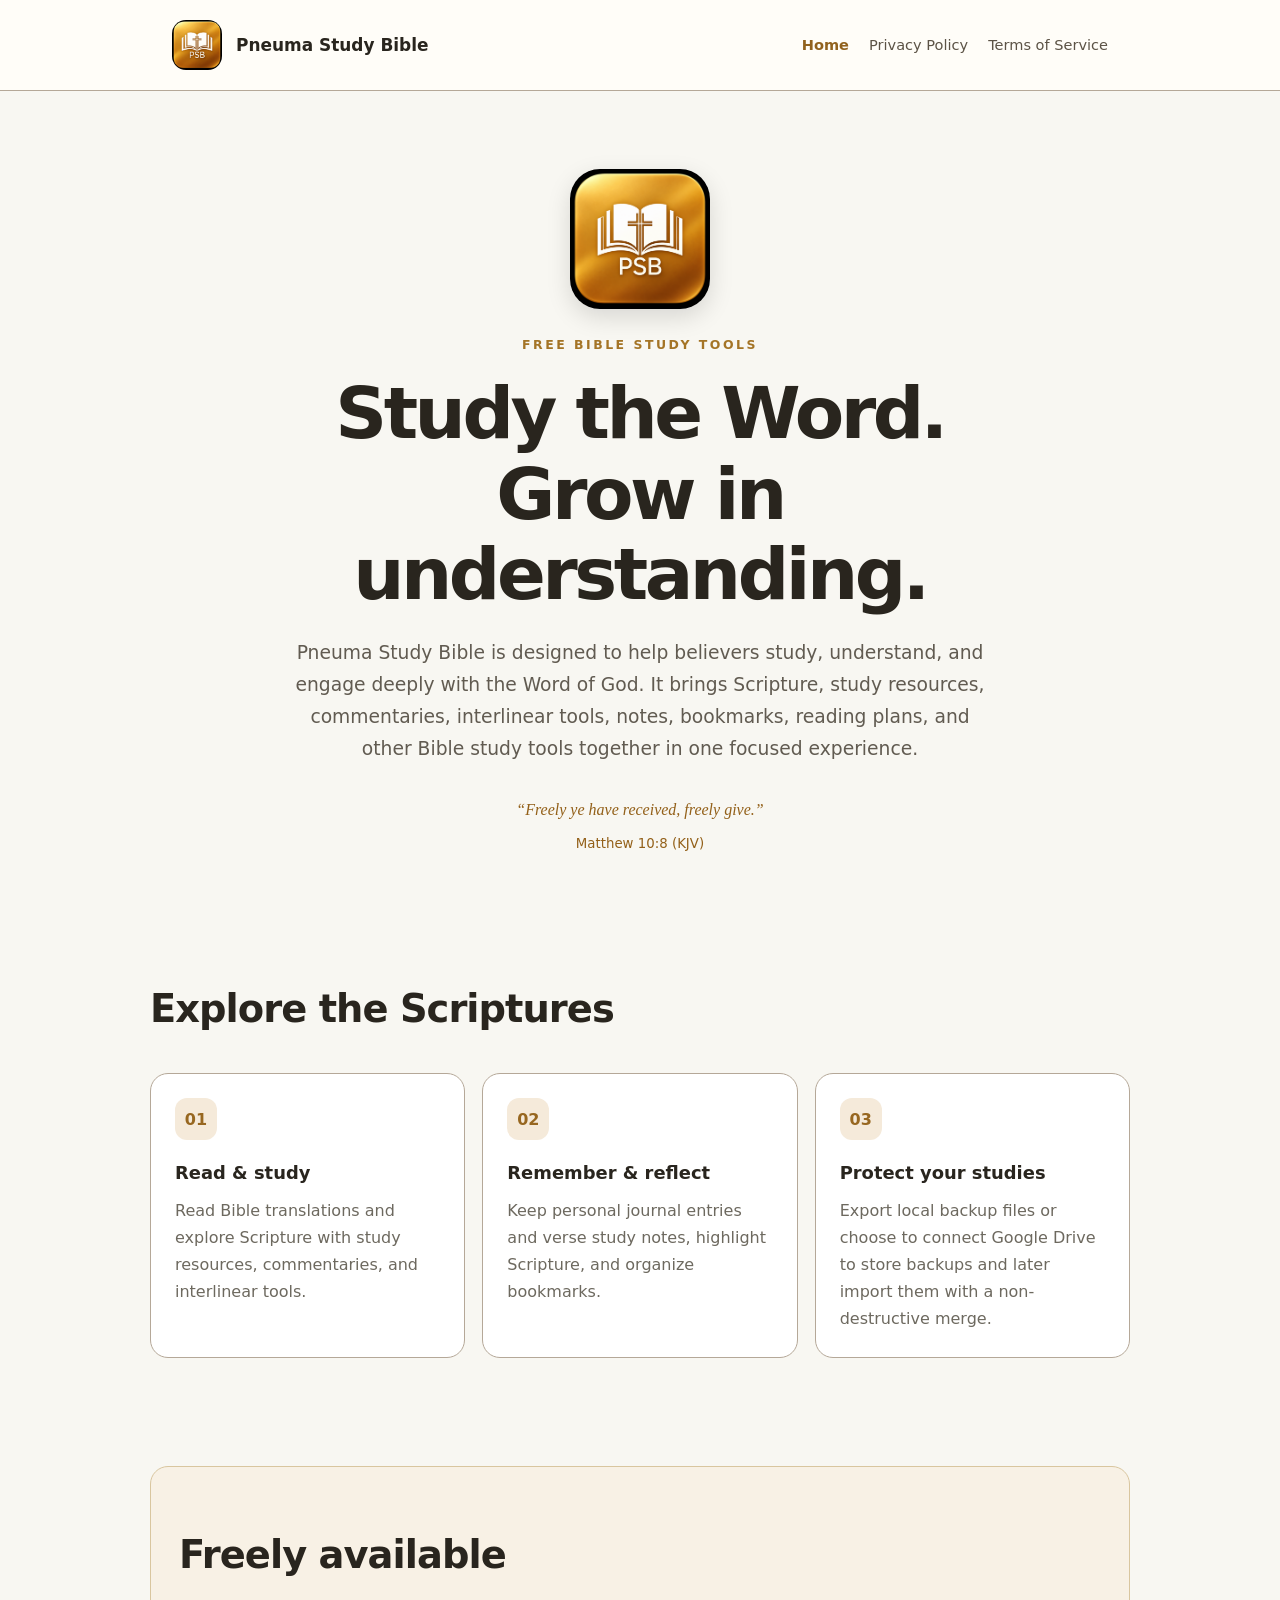
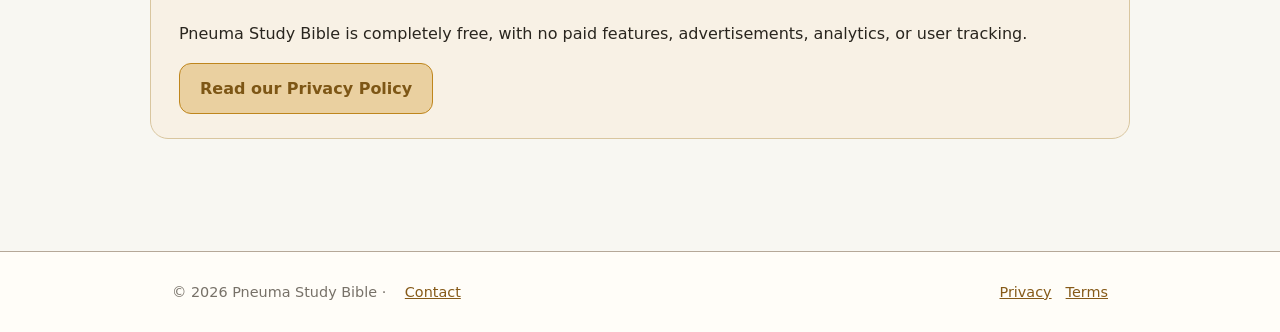
<file: index.html>
<!doctype html><html lang="en"><head><meta charset="utf-8"><meta name="viewport" content="width=device-width, initial-scale=1"><meta name="description" content="Pneuma Study Bible is a free Bible study app bringing Scripture, interlinear tools, commentaries, notes, bookmarks, and other study resources together."><title>Pneuma Study Bible | Study the Word. Grow in understanding.</title><link rel="stylesheet" href="style.css"></head><body><header><div class="wrap top"><a class="brand" href="index.html"><img class="brand-logo" src="psb-logo.png" alt="Pneuma Study Bible logo"><span>Pneuma Study Bible</span></a><nav aria-label="Main navigation"><a href="index.html" aria-current="page">Home</a><a href="privacy.html">Privacy Policy</a><a href="terms.html">Terms of Service</a></nav></div></header><main><section class="hero wrap"><img class="hero-logo" src="psb-logo.png" alt="Pneuma Study Bible gold book and cross logo"><div class="eyebrow">Free Bible study tools</div><h1>Study the Word.<br>Grow in understanding.</h1><p class="lead">Pneuma Study Bible is designed to help believers study, understand, and engage deeply with the Word of God. It brings Scripture, study resources, commentaries, interlinear tools, notes, bookmarks, reading plans, and other Bible study tools together in one focused experience.</p><p class="scripture">“Freely ye have received, freely give.”<small>Matthew 10:8 (KJV)</small></p></section><section class="section wrap"><h2>Explore the Scriptures</h2><div class="grid"><article class="card"><span class="symbol">01</span><h3>Read &amp; study</h3><p>Read Bible translations and explore Scripture with study resources, commentaries, and interlinear tools.</p></article><article class="card"><span class="symbol">02</span><h3>Remember &amp; reflect</h3><p>Keep personal journal entries and verse study notes, highlight Scripture, and organize bookmarks.</p></article><article class="card"><span class="symbol">03</span><h3>Protect your studies</h3><p>Export local backup files or choose to connect Google Drive to store backups and later import them with a non-destructive merge.</p></article></div></section><section class="section wrap"><div class="notice"><h2>Freely available</h2><p>Pneuma Study Bible is completely free, with no paid features, advertisements, analytics, or user tracking.</p><a class="btn" href="privacy.html">Read our Privacy Policy</a></div></section></main><footer><div class="wrap foot"><span>© 2026 Pneuma Study Bible · <a href="mailto:pneumastudybible@gmail.com">Contact</a></span><span><a href="privacy.html">Privacy</a><a href="terms.html">Terms</a></span></div></footer></body></html>
</file>
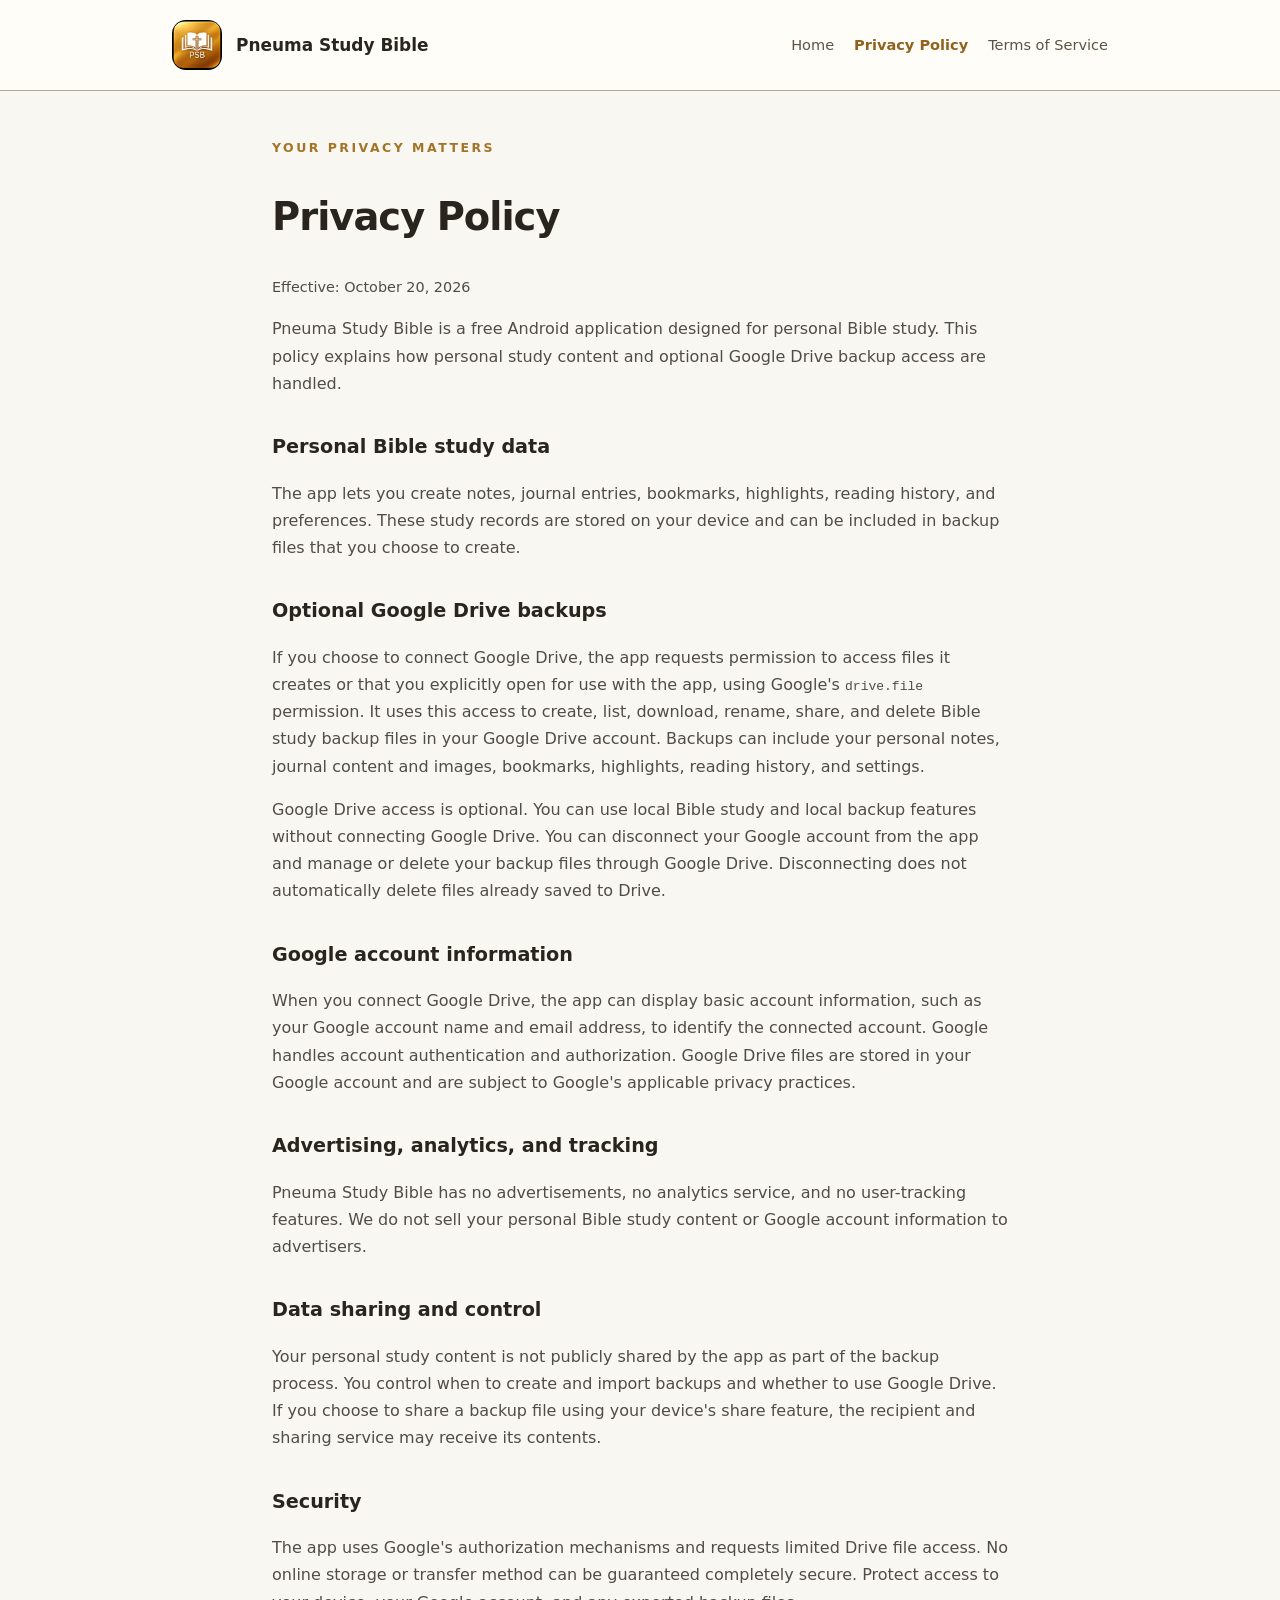
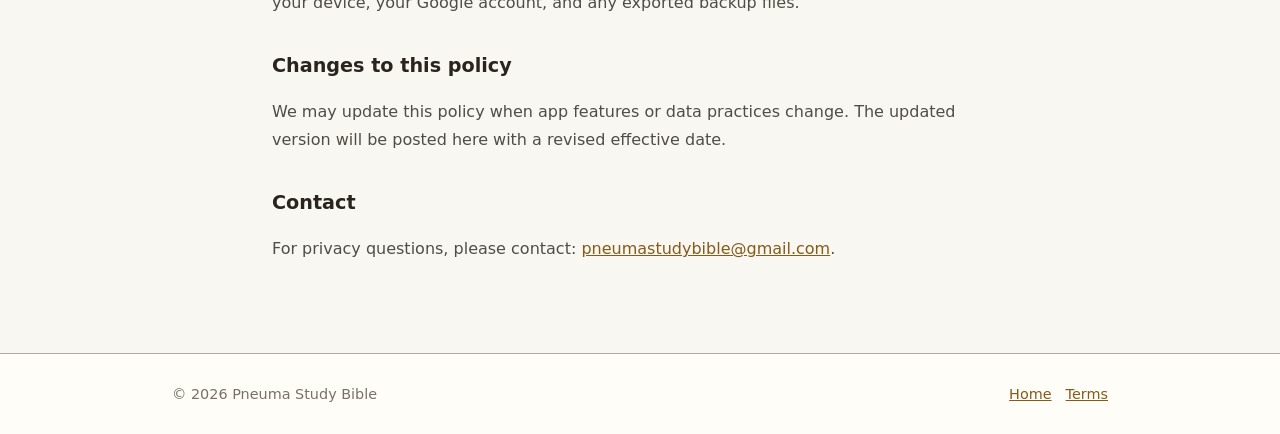
<file: privacy.html>
<!doctype html><html lang="en"><head><meta charset="utf-8"><meta name="viewport" content="width=device-width, initial-scale=1"><title>Privacy Policy | Pneuma Study Bible</title><link rel="stylesheet" href="style.css"></head><body><header><div class="wrap top"><a class="brand" href="index.html"><img class="brand-logo" src="psb-logo.png" alt="Pneuma Study Bible logo"><span>Pneuma Study Bible</span></a><nav aria-label="Main navigation"><a href="index.html">Home</a><a href="privacy.html" aria-current="page">Privacy Policy</a><a href="terms.html">Terms of Service</a></nav></div></header><main class="wrap legal"><div class="eyebrow">Your privacy matters</div><h1>Privacy Policy</h1><p class="meta">Effective: October 20, 2026</p><p>Pneuma Study Bible is a free Android application designed for personal Bible study. This policy explains how personal study content and optional Google Drive backup access are handled.</p><h2>Personal Bible study data</h2><p>The app lets you create notes, journal entries, bookmarks, highlights, reading history, and preferences. These study records are stored on your device and can be included in backup files that you choose to create.</p><h2>Optional Google Drive backups</h2><p>If you choose to connect Google Drive, the app requests permission to access files it creates or that you explicitly open for use with the app, using Google's <code>drive.file</code> permission. It uses this access to create, list, download, rename, share, and delete Bible study backup files in your Google Drive account. Backups can include your personal notes, journal content and images, bookmarks, highlights, reading history, and settings.</p><p>Google Drive access is optional. You can use local Bible study and local backup features without connecting Google Drive. You can disconnect your Google account from the app and manage or delete your backup files through Google Drive. Disconnecting does not automatically delete files already saved to Drive.</p><h2>Google account information</h2><p>When you connect Google Drive, the app can display basic account information, such as your Google account name and email address, to identify the connected account. Google handles account authentication and authorization. Google Drive files are stored in your Google account and are subject to Google's applicable privacy practices.</p><h2>Advertising, analytics, and tracking</h2><p>Pneuma Study Bible has no advertisements, no analytics service, and no user-tracking features. We do not sell your personal Bible study content or Google account information to advertisers.</p><h2>Data sharing and control</h2><p>Your personal study content is not publicly shared by the app as part of the backup process. You control when to create and import backups and whether to use Google Drive. If you choose to share a backup file using your device's share feature, the recipient and sharing service may receive its contents.</p><h2>Security</h2><p>The app uses Google's authorization mechanisms and requests limited Drive file access. No online storage or transfer method can be guaranteed completely secure. Protect access to your device, your Google account, and any exported backup files.</p><h2>Changes to this policy</h2><p>We may update this policy when app features or data practices change. The updated version will be posted here with a revised effective date.</p><h2>Contact</h2><p>For privacy questions, please contact: <a href="mailto:pneumastudybible@gmail.com">pneumastudybible@gmail.com</a>.</p></main><footer><div class="wrap foot"><span>© 2026 Pneuma Study Bible</span><span><a href="index.html">Home</a><a href="terms.html">Terms</a></span></div></footer></body></html>
</file>
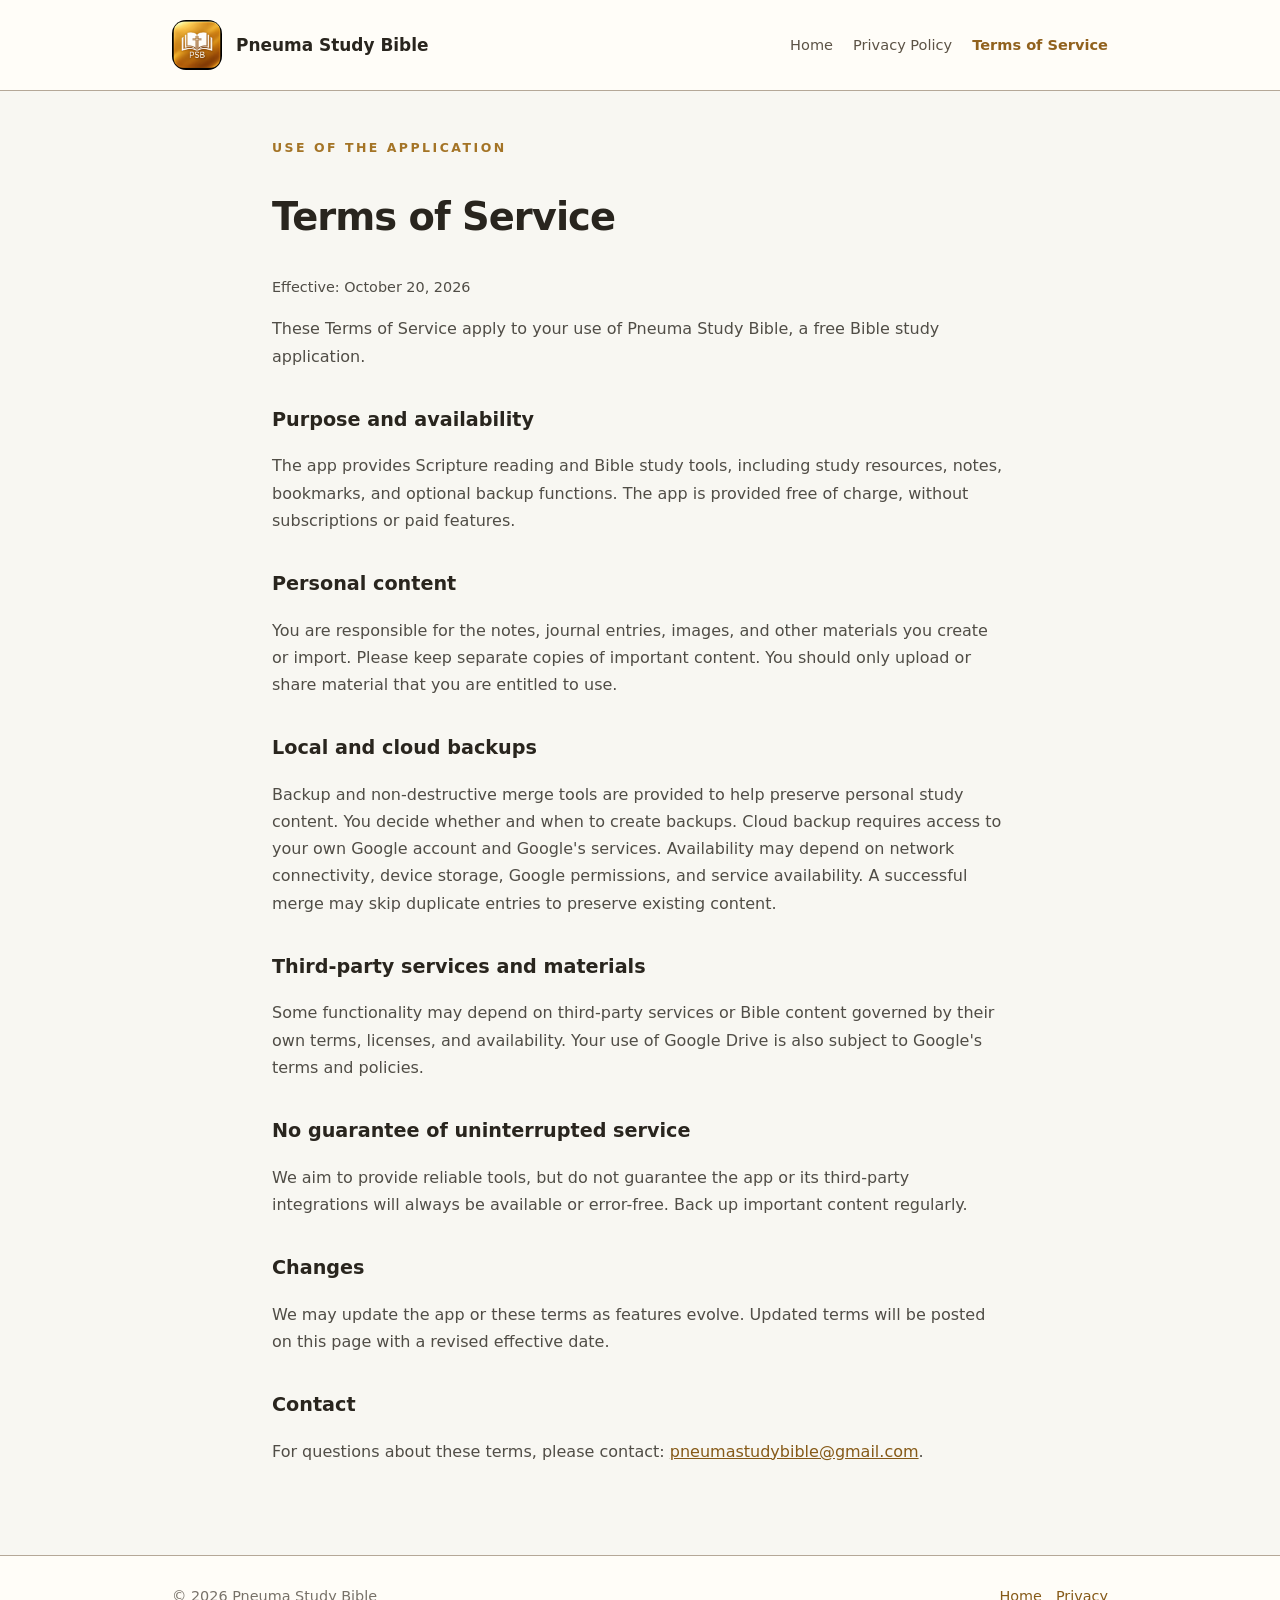
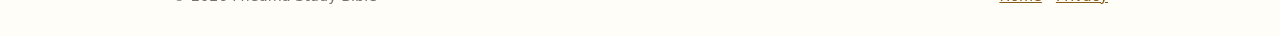
<file: terms.html>
<!doctype html><html lang="en"><head><meta charset="utf-8"><meta name="viewport" content="width=device-width, initial-scale=1"><title>Terms of Service | Pneuma Study Bible</title><link rel="stylesheet" href="style.css"></head><body><header><div class="wrap top"><a class="brand" href="index.html"><img class="brand-logo" src="psb-logo.png" alt="Pneuma Study Bible logo"><span>Pneuma Study Bible</span></a><nav aria-label="Main navigation"><a href="index.html">Home</a><a href="privacy.html">Privacy Policy</a><a href="terms.html" aria-current="page">Terms of Service</a></nav></div></header><main class="wrap legal"><div class="eyebrow">Use of the application</div><h1>Terms of Service</h1><p class="meta">Effective: October 20, 2026</p><p>These Terms of Service apply to your use of Pneuma Study Bible, a free Bible study application.</p><h2>Purpose and availability</h2><p>The app provides Scripture reading and Bible study tools, including study resources, notes, bookmarks, and optional backup functions. The app is provided free of charge, without subscriptions or paid features.</p><h2>Personal content</h2><p>You are responsible for the notes, journal entries, images, and other materials you create or import. Please keep separate copies of important content. You should only upload or share material that you are entitled to use.</p><h2>Local and cloud backups</h2><p>Backup and non-destructive merge tools are provided to help preserve personal study content. You decide whether and when to create backups. Cloud backup requires access to your own Google account and Google's services. Availability may depend on network connectivity, device storage, Google permissions, and service availability. A successful merge may skip duplicate entries to preserve existing content.</p><h2>Third-party services and materials</h2><p>Some functionality may depend on third-party services or Bible content governed by their own terms, licenses, and availability. Your use of Google Drive is also subject to Google's terms and policies.</p><h2>No guarantee of uninterrupted service</h2><p>We aim to provide reliable tools, but do not guarantee the app or its third-party integrations will always be available or error-free. Back up important content regularly.</p><h2>Changes</h2><p>We may update the app or these terms as features evolve. Updated terms will be posted on this page with a revised effective date.</p><h2>Contact</h2><p>For questions about these terms, please contact: <a href="mailto:pneumastudybible@gmail.com">pneumastudybible@gmail.com</a>.</p></main><footer><div class="wrap foot"><span>© 2026 Pneuma Study Bible</span><span><a href="index.html">Home</a><a href="privacy.html">Privacy</a></span></div></footer></body></html>
</file>
<file: style.css>
:root{--bg:#f8f7f2;--paper:#fff;--ink:#29251e;--muted:#6d695f;--gold:#b87d1f;--light:#ead0a0;--line:#b5a898}*{box-sizing:border-box}html{scroll-behavior:smooth}body{margin:0;background:var(--bg);color:var(--ink);font-family:system-ui,-apple-system,'Segoe UI',sans-serif;line-height:1.7}a{color:#865a18}header{background:#fffdf8;border-bottom:1px solid var(--line)}.wrap{max-width:980px;margin:auto;padding:0 22px}.top{display:flex;align-items:center;justify-content:space-between;gap:18px;min-height:90px}.brand{display:flex;align-items:center;gap:14px;font-weight:750;text-decoration:none;color:var(--ink);font-size:1.06rem}.mark{width:49px;height:49px;display:grid;place-items:center;background:#a66e12;color:white;border-radius:15px;font-weight:800;letter-spacing:.03em;font-size:.84rem;border:2px solid #d8b778;flex-shrink:0}nav{display:flex;flex-wrap:wrap;gap:20px}nav a{font-size:.91rem;text-decoration:none;color:#5c5346}nav a[aria-current=page]{color:#91621e;font-weight:750}.hero{padding:78px 0 65px;text-align:center}.eyebrow{text-transform:uppercase;letter-spacing:.2em;color:#a47426;font-size:.78rem;font-weight:800}.hero h1{font-size:clamp(2.5rem,7vw,4.5rem);letter-spacing:-.048em;line-height:1.12;margin:18px auto 22px;max-width:760px}.lead{max-width:710px;margin:0 auto;color:#615b51;font-size:1.17rem}.scripture{margin:32px auto 0;color:#936019;font-family:Georgia,serif;font-style:italic}.scripture small{display:block;font-style:normal;font-family:system-ui;margin-top:9px}.section{padding:24px 0 70px}.section h2,.legal h1{font-size:clamp(1.8rem,4vw,2.4rem);letter-spacing:-.025em}.grid{display:grid;grid-template-columns:repeat(3,minmax(0,1fr));gap:17px}.card{background:var(--paper);border:1px solid var(--line);border-radius:18px;padding:24px}.card h3{margin:0 0 8px;font-size:1.12rem}.card p{color:var(--muted);margin:0}.symbol{display:inline-grid;place-items:center;width:42px;height:42px;border-radius:12px;background:#f5eada;color:#976720;font-weight:800;margin-bottom:18px}.notice{margin:14px 0 42px;padding:24px 28px;border:1px solid #d9c69f;background:#f8f1e5;border-radius:18px}.btn{display:inline-block;background:var(--light);border:1px solid #bf861d;color:#7d5615;font-weight:750;border-radius:12px;padding:11px 20px;text-decoration:none}.legal{max-width:780px;padding-top:46px;padding-bottom:74px}.legal h2{font-size:1.2rem;margin-top:34px}.legal p,.legal li{color:#504d46}.legal ul{padding-left:24px}.meta{color:#777168;font-size:.9rem}footer{border-top:1px solid var(--line);background:#fffdf8;padding:28px 0;color:#777168;font-size:.9rem}.foot{display:flex;justify-content:space-between;gap:15px;flex-wrap:wrap}.foot a{margin-left:14px}@media(max-width:700px){.top{padding:18px 0;align-items:flex-start;flex-direction:column}.grid{grid-template-columns:1fr}.hero{padding:55px 0}.foot a{margin:0 12px 0 0}}@media(prefers-color-scheme:dark){:root{--bg:#131315;--paper:#1e1e22;--ink:#f6f1e9;--muted:#c1bab1;--line:#444248;--light:#543e16}header,footer{background:#1c1b1e}nav a,.lead,.legal p,.legal li{color:#d0c7ba}.notice{background:#30291e;border-color:#65502c}.btn{color:#f3c774}.card{background:var(--paper)}}

.brand-logo{width:50px;height:50px;object-fit:cover;border-radius:14px;flex-shrink:0}.hero-logo{display:block;width:140px;height:140px;object-fit:cover;border-radius:30px;margin:0 auto 25px;box-shadow:0 8px 24px #0002}
</file>
